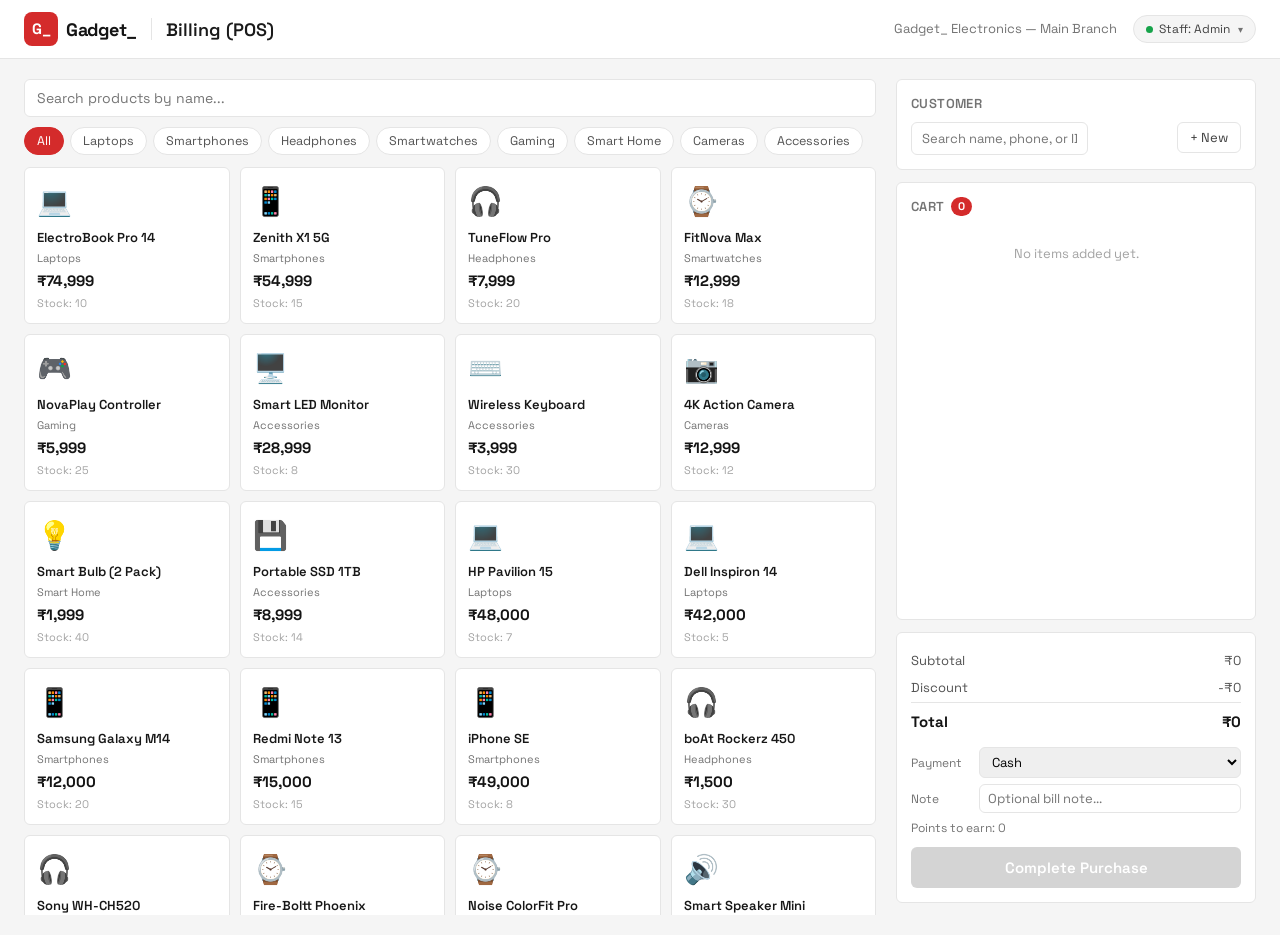
<file: index.html>
<!DOCTYPE html>
<html lang="en">
<head>
  <meta charset="UTF-8">
  <meta name="viewport" content="width=device-width, initial-scale=1.0">
  <title>Gadget_ — Electronics Store & Loyalty Management</title>
  <link rel="preconnect" href="https://fonts.googleapis.com">
  <link href="https://fonts.googleapis.com/css2?family=Space+Grotesk:wght@400;500;600;700&family=Instrument+Serif:ital@1&display=swap" rel="stylesheet">
  <link rel="stylesheet" href="style.css">
</head>
<body>

  <!-- ============================================================ -->
  <!-- ================ BILLING POS VIEW ========================== -->
  <!-- ============================================================ -->
  <div id="pos-view">

    <!-- MAIN AREA -->
    <main class="pos-main">

      <!-- TOP HEADER BAR -->
      <header class="pos-header">
        <div class="pos-header-left">
          <div class="pos-header-brand">
            <span class="logo-mark">G_</span>
            <span class="header-brand-name">Gadget_</span>
          </div>
          <span class="header-divider"></span>
          <h1 class="pos-page-title" id="pos-page-title">Billing (POS)</h1>
        </div>
        <div class="pos-header-right">
          <div class="pos-store-info">Gadget_ Electronics — Main Branch</div>
          <div class="staff-badge-container">
            <button class="pos-staff-badge" id="staff-admin-btn" onclick="toggleStaffDropdown(event)">
              <span class="staff-dot"></span> Staff: Admin <span class="dropdown-caret">▾</span>
            </button>
            <div id="staff-dropdown" class="staff-dropdown-menu hidden">
              <a href="admin.html" class="staff-dropdown-item">
                <svg width="15" height="15" viewBox="0 0 24 24" fill="none" stroke="currentColor" stroke-width="2"><circle cx="12" cy="12" r="3"/><path d="M19.4 15a1.65 1.65 0 0 0 .33 1.82l.06.06a2 2 0 0 1-2.83 2.83l-.06-.06a1.65 1.65 0 0 0-1.82-.33 1.65 1.65 0 0 0-1 1.51V21a2 2 0 0 1-4 0v-.09A1.65 1.65 0 0 0 9 19.4a1.65 1.65 0 0 0-1.82.33l-.06.06a2 2 0 0 1-2.83-2.83l.06-.06A1.65 1.65 0 0 0 4.68 15a1.65 1.65 0 0 0-1.51-1H3a2 2 0 0 1 0-4h.09A1.65 1.65 0 0 0 4.6 9a1.65 1.65 0 0 0-.33-1.82l-.06-.06a2 2 0 0 1 2.83-2.83l.06.06A1.65 1.65 0 0 0 9 4.68a1.65 1.65 0 0 0 1-1.51V3a2 2 0 0 1 4 0v.09a1.65 1.65 0 0 0 1 1.51 1.65 1.65 0 0 0 1.82-.33l.06-.06a2 2 0 0 1 2.83 2.83l-.06.06A1.65 1.65 0 0 0 19.4 9a1.65 1.65 0 0 0 1.51 1H21a2 2 0 0 1 0 4h-.09a1.65 1.65 0 0 0-1.51 1z"/></svg>
                Open Admin Panel
              </a>
              <button type="button" class="staff-dropdown-item text-danger" onclick="handleStaffLogout()">
                <svg width="15" height="15" viewBox="0 0 24 24" fill="none" stroke="currentColor" stroke-width="2"><path d="M9 21H5a2 2 0 0 1-2-2V5a2 2 0 0 1 2-2h4"/><polyline points="16 17 21 12 16 7"/><line x1="21" y1="12" x2="9" y2="12"/></svg>
                Logout
              </button>
            </div>
          </div>
        </div>
      </header>

      <!-- ===== BILLING (POS) SECTION ===== -->
      <div id="section-billing" class="pos-section">
        <div class="billing-layout">

          <!-- PRODUCT AREA (left) -->
          <div class="billing-products">
            <div class="billing-search-bar">
              <input type="text" id="pos-search" placeholder="Search products by name..." onkeyup="renderPosProducts()">
            </div>
            <div class="billing-categories">
              <button class="cat-pill active" onclick="setPosCategory('All', this)">All</button>
              <button class="cat-pill" onclick="setPosCategory('Laptops', this)">Laptops</button>
              <button class="cat-pill" onclick="setPosCategory('Smartphones', this)">Smartphones</button>
              <button class="cat-pill" onclick="setPosCategory('Headphones', this)">Headphones</button>
              <button class="cat-pill" onclick="setPosCategory('Smartwatches', this)">Smartwatches</button>
              <button class="cat-pill" onclick="setPosCategory('Gaming', this)">Gaming</button>
              <button class="cat-pill" onclick="setPosCategory('Smart Home', this)">Smart Home</button>
              <button class="cat-pill" onclick="setPosCategory('Cameras', this)">Cameras</button>
              <button class="cat-pill" onclick="setPosCategory('Accessories', this)">Accessories</button>
            </div>
            <div id="pos-product-grid" class="pos-product-grid">
              <!-- JS fills this -->
            </div>
          </div>

          <!-- CART + CHECKOUT (right) -->
          <div class="billing-sidebar-right">

            <!-- Customer Lookup -->
            <div class="billing-panel">
              <div class="panel-title">Customer</div>
              <div class="customer-lookup">
                <div id="cust-lookup-search">
                  <input type="text" id="cust-search-input" placeholder="Search name, phone, or ID..." onkeyup="searchCustomerLookup()">
                  <div id="cust-search-results" class="cust-search-results hidden"></div>
                </div>
                <button class="btn-sm btn-outline" onclick="openNewCustomerModal()">+ New</button>
              </div>
              <div id="selected-customer-info" class="selected-customer hidden">
                <div class="sel-cust-row">
                  <span id="sel-cust-name" class="sel-cust-name"></span>
                  <button class="btn-link-sm" onclick="clearSelectedCustomer()">Change</button>
                </div>
                <div class="sel-cust-meta">
                  <span id="sel-cust-tier" class="tier-tag"></span>
                  <span id="sel-cust-points" class="pts-tag"></span>
                  <span id="sel-cust-phone" class="phone-tag"></span>
                </div>
              </div>
            </div>

            <!-- Cart Items -->
            <div class="billing-panel cart-panel">
              <div class="panel-title">Cart <span id="pos-cart-count" class="cart-count-badge">0</span></div>
              <div id="pos-cart-items" class="pos-cart-items">
                <p class="empty-msg">No items added yet.</p>
              </div>
            </div>

            <!-- Totals + Checkout -->
            <div class="billing-panel checkout-panel">
              <table class="totals-table">
                <tr><td>Subtotal</td><td id="pos-subtotal" class="right">₹0</td></tr>
                <tr><td>Discount</td><td id="pos-discount" class="right">-₹0</td></tr>
                <tr class="total-line"><td><strong>Total</strong></td><td id="pos-total" class="right"><strong>₹0</strong></td></tr>
              </table>
              <div class="checkout-fields">
                <div class="field-row">
                  <label>Payment</label>
                  <select id="pos-payment">
                    <option value="Cash">Cash</option>
                    <option value="UPI">UPI</option>
                    <option value="Card">Card</option>
                  </select>
                </div>
                <div class="field-row">
                  <label>Note</label>
                  <input type="text" id="pos-note" placeholder="Optional bill note...">
                </div>
                <div id="pos-points-preview" class="points-preview">Points to earn: 0</div>
              </div>
              <button class="btn-primary btn-checkout" id="btn-complete-purchase" onclick="completePurchase()" disabled>Complete Purchase</button>
            </div>

          </div>
        </div>
      </div>

      <!-- ===== CUSTOMERS SECTION ===== -->
      <div id="section-pos-customers" class="pos-section hidden">
        <div class="section-toolbar">
          <input type="text" id="pos-cust-filter" placeholder="Search customers..." onkeyup="renderPosCustomerList()">
          <button class="btn-primary btn-sm" onclick="openNewCustomerModal()">+ Add Customer</button>
        </div>
        <table class="data-table" id="pos-customer-table">
          <thead><tr><th>ID</th><th>Name</th><th>Phone</th><th>Email</th><th>Tier</th><th>Points</th><th>Total Spent</th><th></th></tr></thead>
          <tbody id="pos-customer-tbody"></tbody>
        </table>
        <!-- Customer Detail -->
        <div id="pos-cust-detail" class="detail-card hidden">
          <div class="detail-header">
            <h2 id="pos-cust-detail-name"></h2>
            <button class="btn-sm btn-outline" onclick="closePosCustomerDetail()">Close</button>
          </div>
          <div id="pos-cust-detail-body"></div>
        </div>
      </div>

      <!-- ===== PRODUCTS SECTION ===== -->
      <div id="section-pos-products" class="pos-section hidden">
        <div class="section-toolbar">
          <h2>Product Inventory</h2>
        </div>
        <form id="pos-add-product-form" class="inline-form" onsubmit="addProduct(event)">
          <input type="text" id="prod-name" placeholder="Product name" required>
          <select id="prod-category" required>
            <option value="Laptops">Laptops</option><option value="Smartphones">Smartphones</option>
            <option value="Headphones">Headphones</option><option value="Smartwatches">Smartwatches</option>
            <option value="Gaming">Gaming</option><option value="Smart Home">Smart Home</option>
            <option value="Cameras">Cameras</option><option value="Accessories">Accessories</option>
          </select>
          <input type="number" id="prod-price" placeholder="Price ₹" required min="1">
          <input type="number" id="prod-stock" placeholder="Stock" required min="0">
          <button type="submit" class="btn-primary btn-sm">Add Product</button>
        </form>
        <table class="data-table">
          <thead><tr><th>ID</th><th>Name</th><th>Category</th><th>Price</th><th>Stock</th><th></th></tr></thead>
          <tbody id="pos-product-tbody"></tbody>
        </table>
      </div>

      <!-- ===== TRANSACTIONS SECTION ===== -->
      <div id="section-pos-transactions" class="pos-section hidden">
        <div class="section-toolbar">
          <h2>Transaction History</h2>
          <input type="text" id="pos-txn-filter" placeholder="Search by customer or ID..." onkeyup="renderPosTransactions()">
        </div>
        <table class="data-table">
          <thead><tr><th>ID</th><th>Date</th><th>Customer</th><th>Items</th><th>Total</th><th>Points</th><th>Payment</th></tr></thead>
          <tbody id="pos-txn-tbody"></tbody>
        </table>
      </div>

      <!-- ===== REWARDS SECTION ===== -->
      <div id="section-pos-rewards" class="pos-section hidden">
        <div class="section-toolbar">
          <h2>Rewards & Tiers</h2>
        </div>
        <div class="rewards-layout">
          <div>
            <h3>Membership Tiers</h3>
            <table class="data-table">
              <thead><tr><th>Tier</th><th>Min Lifetime Points</th><th>Description</th></tr></thead>
              <tbody>
                <tr><td>Bronze</td><td>0</td><td>Base tier — standard earning rate</td></tr>
                <tr><td>Silver</td><td>200</td><td>All Bronze benefits</td></tr>
                <tr><td>Gold</td><td>500</td><td>All Silver benefits</td></tr>
              </tbody>
            </table>
          </div>
          <div>
            <h3>Reward Catalogue</h3>
            <table class="data-table">
              <thead><tr><th>Reward</th><th>Points Cost</th><th>Discount Value</th></tr></thead>
              <tbody>
                <tr><td>₹50 Discount</td><td>100</td><td>₹50</td></tr>
                <tr><td>₹150 Discount</td><td>250</td><td>₹150</td></tr>
                <tr><td>₹350 Discount</td><td>500</td><td>₹350</td></tr>
              </tbody>
            </table>
          </div>
          <div>
            <h3>Earning Rule</h3>
            <div class="rule-card">
              <p id="earning-rule-display">Loading...</p>
            </div>
          </div>
          <div>
            <h3>Redemption Log</h3>
            <div id="pos-redemption-log"><p class="empty-msg">No redemptions yet.</p></div>
          </div>
        </div>
      </div>

    </main>
  </div>

  <!-- ===== NEW CUSTOMER MODAL ===== -->
  <div id="new-customer-modal" class="modal-overlay hidden">
    <div class="modal-box">
      <div class="modal-header">
        <h2>Register New Customer</h2>
        <button class="modal-close" onclick="closeNewCustomerModal()">&times;</button>
      </div>
      <form onsubmit="registerNewCustomer(event)">
        <div class="modal-field"><label>Customer Name</label><input type="text" id="new-cust-name" required></div>
        <div class="modal-field"><label>Phone Number</label><input type="tel" id="new-cust-phone" required></div>
        <div class="modal-actions">
          <button type="button" class="btn-sm btn-outline" onclick="closeNewCustomerModal()">Cancel</button>
          <button type="submit" class="btn-primary btn-sm">Register</button>
        </div>
      </form>
    </div>
  </div>

  <!-- ===== PURCHASE CONFIRMATION MODAL ===== -->
  <div id="confirm-modal" class="modal-overlay hidden">
    <div class="modal-box">
      <div class="modal-header"><h2>Purchase Complete</h2></div>
      <div id="confirm-modal-body"></div>
      <div class="modal-actions"><button class="btn-primary btn-sm" onclick="closeConfirmModal()">Done</button></div>
    </div>
  </div>

  <script src="script.js"></script>
</body>
</html>
</file>
<file: style.css>
/* =============================================================
   Gadget_ — style.css
   Red-and-white palette, Space Grotesk, desktop-first POS layout.
   No frameworks. No glassmorphism. No emoji headings.
   ============================================================= */

/* ===== RESET & BASE ===== */
*,*::before,*::after{margin:0;padding:0;box-sizing:border-box}
html{font-size:15px}
body{font-family:'Space Grotesk',sans-serif;background:#f5f5f5;color:#1a1a1a;line-height:1.5}
.hidden{display:none!important}
.right{text-align:right}
.accent-serif{font-family:'Instrument Serif',serif;font-style:italic}

/* ===== COLOUR TOKENS ===== */
:root{
  --red:#d42b2b;
  --red-hover:#880505;
  --red-light:#fef2f2;
  --dark:#141414;
  --dark-sidebar:#1c1c1e;
  --gray-50:#fafafa;
  --gray-100:#f5f5f5;
  --gray-200:#e5e5e5;
  --gray-300:#d4d4d4;
  --gray-400:#a3a3a3;
  --gray-500:#737373;
  --gray-600:#525252;
  --gray-700:#404040;
  --gray-800:#262626;
  --gray-900:#171717;
  --white:#ffffff;
  --border:#e5e5e5;
  --radius:6px;
}

/* ===== SCROLLBAR ===== */
::-webkit-scrollbar{width:6px;height:6px}
::-webkit-scrollbar-track{background:transparent}
::-webkit-scrollbar-thumb{background:var(--gray-300);border-radius:3px}

/* =============================================================
   LEFT SIDEBAR (POS)
   ============================================================= */
.admin-sidebar-dark{
  position:fixed;top:0;left:0;bottom:0;width:210px;
  background:var(--dark-sidebar);color:var(--gray-300);
  display:flex;flex-direction:column;z-index:300;
}
.sidebar-logo{
  padding:18px 16px 14px;display:flex;align-items:center;gap:8px;
  border-bottom:1px solid rgba(255,255,255,.08);
}
.logo-mark{
  width:34px;height:34px;background:var(--red);color:#fff;
  font-weight:700;font-size:15px;display:flex;align-items:center;
  justify-content:center;border-radius:8px;flex-shrink:0;
}
.admin-mark{background:var(--gray-700)}
.logo-word{font-weight:700;font-size:17px;color:#fff;letter-spacing:-.3px}
.sidebar-nav{flex:1;padding:8px 6px;display:flex;flex-direction:column;gap:2px;overflow-y:auto}
.sidebar-btn{
  display:flex;align-items:center;gap:9px;padding:9px 12px;
  border:none;background:none;color:var(--gray-400);
  font-size:13.5px;font-family:inherit;text-align:left;
  border-radius:var(--radius);cursor:pointer;transition:background .12s,color .12s;
}
.sidebar-btn svg{flex-shrink:0}
.sidebar-btn:hover{background:rgba(255,255,255,.06);color:#fff}
.sidebar-btn.active{background:var(--red);color:#fff}
.sidebar-bottom{padding:8px 6px 14px;border-top:1px solid rgba(255,255,255,.08)}
.sidebar-admin-btn{color:var(--gray-500)}
.sidebar-admin-btn:hover{color:#fff}

/* =============================================================
   POS MAIN AREA
   ============================================================= */
#pos-view{display:flex;min-height:100vh;width:100%}
.pos-main{margin-left:0;width:100%;flex:1;display:flex;flex-direction:column;min-height:100vh}
.admin-main{margin-left:210px;flex:1;display:flex;flex-direction:column;min-height:100vh}

.pos-header,.admin-top-header{
  display:flex;align-items:center;justify-content:space-between;
  padding:12px 24px;background:var(--white);border-bottom:1px solid var(--border);
  position:sticky;top:0;z-index:100;
}
.pos-header-left{display:flex;align-items:center;gap:14px}
.pos-header-brand{display:flex;align-items:center;gap:8px}
.header-brand-name{font-weight:700;font-size:18px;color:var(--dark);letter-spacing:-.3px}
.header-divider{width:1px;height:22px;background:var(--border)}
.pos-page-title{font-size:18px;font-weight:600}
.pos-header-right{display:flex;align-items:center;gap:16px}
.pos-store-info{font-size:13px;color:var(--gray-500)}
.pos-staff-badge{
  font-size:12px;background:var(--gray-100);border:1px solid var(--border);
  padding:5px 12px;border-radius:14px;color:var(--gray-700);
  cursor:pointer;display:inline-flex;align-items:center;gap:6px;font-family:inherit;
  transition:all .12s;
}
.pos-staff-badge:hover{background:var(--gray-200);border-color:var(--gray-300)}
.staff-badge-container{position:relative}
.staff-dot{width:7px;height:7px;background:#16a34a;border-radius:50%;display:inline-block}
.dropdown-caret{font-size:10px;color:var(--gray-500);margin-left:2px}

.staff-dropdown-menu{
  position:absolute;top:calc(100% + 6px);right:0;width:190px;
  background:var(--white);border:1px solid var(--border);border-radius:var(--radius);
  box-shadow:0 6px 20px rgba(0,0,0,.1);z-index:200;overflow:hidden;padding:4px 0;
}
.staff-dropdown-item{
  display:flex;align-items:center;gap:9px;width:100%;padding:9px 14px;
  font-size:13px;font-family:inherit;color:var(--gray-700);text-decoration:none;
  background:none;border:none;cursor:pointer;text-align:left;transition:background .12s;
}
.staff-dropdown-item:hover{background:var(--gray-100);color:var(--dark)}
.staff-dropdown-item.text-danger{color:var(--red)}
.staff-dropdown-item.text-danger:hover{background:var(--red-light);color:var(--red)}

/* ===== POS SECTION CONTAINER ===== */
.pos-section{padding:20px 24px;flex:1}

/* =============================================================
   BILLING LAYOUT (3-column: products | cart + checkout)
   ============================================================= */
.billing-layout{
  display:flex;gap:20px;height:calc(100vh - 64px);
  /* prevent double scroll */
}
.billing-products{
  flex:1;display:flex;flex-direction:column;min-width:0;overflow:hidden;
}
.billing-sidebar-right{
  width:360px;flex-shrink:0;display:flex;flex-direction:column;gap:12px;
  overflow-y:auto;padding-bottom:12px;
}

/* --- Search & Categories --- */
.billing-search-bar{margin-bottom:10px}
.billing-search-bar input{
  width:100%;padding:9px 12px;border:1px solid var(--border);
  border-radius:var(--radius);font-size:14px;font-family:inherit;
  background:var(--white);
}
.billing-search-bar input:focus{outline:none;border-color:var(--red)}
.billing-categories{
  display:flex;gap:6px;flex-wrap:wrap;margin-bottom:12px;
}
.cat-pill{
  padding:5px 12px;border:1px solid var(--border);border-radius:16px;
  background:var(--white);font-size:12.5px;font-family:inherit;
  cursor:pointer;color:var(--gray-600);transition:all .12s;
}
.cat-pill:hover{border-color:var(--red);color:var(--red)}
.cat-pill.active{background:var(--red);color:#fff;border-color:var(--red)}

/* --- Product Grid (POS) --- */
.pos-product-grid{
  display:grid;grid-template-columns:repeat(auto-fill,minmax(170px,1fr));
  gap:10px;overflow-y:auto;padding-bottom:12px;flex:1;
}
.pos-prod-card{
  background:var(--white);border:1px solid var(--border);border-radius:var(--radius);
  padding:12px;cursor:pointer;transition:box-shadow .12s;
}
.pos-prod-card:hover{box-shadow:0 2px 8px rgba(0,0,0,.06)}
.pos-prod-card.out-of-stock{opacity:.5;pointer-events:none}
.pos-prod-media{height:90px;display:flex;align-items:center;justify-content:center;margin-bottom:6px;overflow:hidden;border-radius:4px;background:var(--gray-100)}
.pos-prod-img{max-height:100%;max-width:100%;object-fit:contain}
.pos-prod-emoji{font-size:28px;margin-bottom:6px}
.pos-prod-emoji.fallback{display:flex;align-items:center;justify-content:center;height:100%;margin-bottom:0}
.admin-prod-thumb{width:30px;height:30px;object-fit:cover;border-radius:4px;border:1px solid var(--border);vertical-align:middle;margin-right:8px}
.admin-prod-fallback-emoji{margin-right:6px;font-size:16px;vertical-align:middle}
.image-preview-wrapper{margin-top:8px;display:flex;align-items:center;gap:12px}
.image-preview-thumb{width:60px;height:60px;object-fit:cover;border-radius:6px;border:1px solid var(--border);background:var(--gray-100)}
.pos-prod-name{font-size:13px;font-weight:600;color:var(--gray-900);margin-bottom:2px;
  white-space:nowrap;overflow:hidden;text-overflow:ellipsis}
.pos-prod-cat{font-size:11px;color:var(--gray-500);margin-bottom:4px}
.pos-prod-price{font-size:15px;font-weight:700;color:var(--dark)}
.pos-prod-stock{font-size:11px;color:var(--gray-400);margin-top:2px}
.pos-prod-stock.low{color:var(--red)}

/* =============================================================
   BILLING RIGHT PANELS
   ============================================================= */
.billing-panel{
  background:var(--white);border:1px solid var(--border);border-radius:var(--radius);padding:14px;
}
.panel-title{font-size:13px;font-weight:600;color:var(--gray-500);text-transform:uppercase;letter-spacing:.4px;margin-bottom:8px;display:flex;align-items:center;gap:6px}

/* Customer Lookup */
.customer-lookup{display:flex;gap:6px;align-items:flex-start}
.customer-lookup input{
  flex:1;padding:7px 10px;border:1px solid var(--border);border-radius:var(--radius);
  font-size:13px;font-family:inherit;
}
.customer-lookup input:focus{outline:none;border-color:var(--red)}
.cust-search-results{
  position:absolute;top:100%;left:0;right:0;z-index:10;
  background:var(--white);border:1px solid var(--border);border-radius:var(--radius);
  max-height:180px;overflow-y:auto;box-shadow:0 4px 12px rgba(0,0,0,.08);
}
#cust-lookup-search{position:relative;flex:1}
.cust-result-item{
  padding:8px 10px;cursor:pointer;font-size:13px;border-bottom:1px solid var(--gray-100);
}
.cust-result-item:hover{background:var(--red-light)}
.cust-result-item:last-child{border-bottom:none}
.selected-customer{margin-top:8px}
.sel-cust-row{display:flex;justify-content:space-between;align-items:center}
.sel-cust-name{font-weight:600;font-size:14px}
.sel-cust-meta{display:flex;gap:8px;margin-top:4px;flex-wrap:wrap}
.tier-tag,.pts-tag,.phone-tag{
  font-size:11px;padding:2px 8px;border-radius:10px;
}
.tier-tag{background:#fef3c7;color:#92400e}
.pts-tag{background:var(--red-light);color:var(--red)}
.phone-tag{background:var(--gray-100);color:var(--gray-600)}

/* Cart */
.cart-panel{flex:1;overflow-y:auto;display:flex;flex-direction:column;min-height:120px}
.cart-count-badge{
  background:var(--red);color:#fff;font-size:11px;padding:1px 7px;border-radius:10px;
  font-weight:700;
}
.pos-cart-items{flex:1;overflow-y:auto}
.empty-msg{color:var(--gray-400);font-size:13px;text-align:center;padding:20px 0}
.cart-row{
  display:flex;align-items:center;gap:8px;padding:6px 0;
  border-bottom:1px solid var(--gray-100);font-size:13px;
}
.cart-row:last-child{border-bottom:none}
.cart-row-name{flex:1;font-weight:500}
.cart-row-price{color:var(--gray-600);width:70px;text-align:right}
.cart-qty-controls{display:flex;align-items:center;gap:4px}
.cart-qty-controls button{
  width:22px;height:22px;border:1px solid var(--border);background:var(--white);
  border-radius:4px;cursor:pointer;font-size:13px;font-family:inherit;
  display:flex;align-items:center;justify-content:center;
}
.cart-qty-controls button:hover{background:var(--gray-100)}
.cart-qty-controls span{min-width:18px;text-align:center;font-weight:600;font-size:13px}
.cart-remove{color:var(--red);border-color:var(--red)!important}
.cart-remove:hover{background:var(--red-light)!important}

/* Checkout Panel */
.checkout-panel{flex-shrink:0}
.totals-table{width:100%;border-collapse:collapse;margin-bottom:10px}
.totals-table td{padding:4px 0;font-size:13px;color:var(--gray-600)}
.totals-table .total-line td{
  border-top:1px solid var(--gray-200);padding-top:8px;
  font-size:15px;color:var(--dark);
}
.checkout-fields{margin-bottom:10px}
.field-row{display:flex;align-items:center;gap:8px;margin-bottom:6px}
.field-row label{font-size:12px;color:var(--gray-500);width:60px;flex-shrink:0}
.field-row select,.field-row input{
  flex:1;padding:5px 8px;border:1px solid var(--border);border-radius:var(--radius);
  font-size:13px;font-family:inherit;
}
.field-row select:focus,.field-row input:focus{outline:none;border-color:var(--red)}
.points-preview{font-size:12px;color:var(--gray-500);margin-top:4px}

/* =============================================================
   BUTTONS
   ============================================================= */
.btn-primary{
  padding:9px 18px;background:var(--red);color:#fff;border:none;
  border-radius:var(--radius);font-size:14px;font-weight:600;
  font-family:inherit;cursor:pointer;transition:background .12s;
}
.btn-primary:hover{background:var(--red-hover)}
.btn-primary:disabled{background:var(--gray-300);cursor:not-allowed}
.btn-sm{padding:6px 12px;font-size:13px}
.btn-outline{
  background:var(--white);color:var(--gray-700);border:1px solid var(--border);
  border-radius:var(--radius);font-family:inherit;cursor:pointer;font-size:13px;
  transition:border-color .12s;
}
.btn-outline:hover{border-color:var(--gray-400)}
.btn-link-sm{background:none;border:none;color:var(--red);cursor:pointer;font-size:12px;font-family:inherit}
.btn-link-sm:hover{text-decoration:underline}
.btn-checkout{width:100%;padding:11px;font-size:15px}
.btn-danger{
  padding:4px 10px;background:none;color:var(--red);border:1px solid var(--red);
  border-radius:var(--radius);cursor:pointer;font-size:12px;font-family:inherit;
}
.btn-danger:hover{background:var(--red-light)}

/* =============================================================
   DATA TABLES
   ============================================================= */
.data-table{
  width:100%;border-collapse:collapse;background:var(--white);
  border:1px solid var(--border);border-radius:var(--radius);
  overflow:hidden;margin-bottom:16px;
}
.data-table th,.data-table td{
  padding:9px 12px;text-align:left;font-size:13px;
  border-bottom:1px solid var(--gray-100);
}
.data-table th{
  background:var(--gray-50);font-weight:600;color:var(--gray-600);
  font-size:12px;text-transform:uppercase;letter-spacing:.3px;
}
.data-table tr:last-child td{border-bottom:none}
.data-table tr:hover td{background:var(--gray-50)}

/* =============================================================
   SECTION TOOLBAR
   ============================================================= */
.section-toolbar{
  display:flex;align-items:center;justify-content:space-between;gap:12px;
  margin-bottom:14px;flex-wrap:wrap;
}
.section-toolbar input{
  padding:8px 12px;border:1px solid var(--border);border-radius:var(--radius);
  font-size:13px;font-family:inherit;width:280px;
}
.section-toolbar input:focus{outline:none;border-color:var(--red)}
.section-toolbar h2{font-size:18px;font-weight:600}

.inline-form{
  display:flex;gap:8px;flex-wrap:wrap;align-items:flex-end;
  margin-bottom:16px;padding:12px;background:var(--white);
  border:1px solid var(--border);border-radius:var(--radius);
}
.inline-form input,.inline-form select{
  padding:7px 10px;border:1px solid var(--border);border-radius:var(--radius);
  font-size:13px;font-family:inherit;
}
.inline-form input:focus,.inline-form select:focus{outline:none;border-color:var(--red)}
.inline-form label{font-size:13px;color:var(--gray-600);padding:7px 0}

/* =============================================================
   STATS GRID (Admin Dashboard)
   ============================================================= */
.stats-grid{
  display:grid;grid-template-columns:repeat(auto-fill,minmax(160px,1fr));
  gap:12px;margin-bottom:24px;
}
.stat-card{
  background:var(--white);border:1px solid var(--border);
  border-radius:var(--radius);padding:16px;
}
.stat-val{font-size:22px;font-weight:700;color:var(--dark)}
.stat-lbl{font-size:12px;color:var(--gray-500);margin-top:2px}

/* =============================================================
   DETAIL CARD (Customer detail)
   ============================================================= */
.detail-card{
  background:var(--white);border:1px solid var(--border);
  border-radius:var(--radius);padding:18px;margin-top:14px;
}
.detail-header{display:flex;justify-content:space-between;align-items:center;margin-bottom:12px}
.detail-header h2{font-size:17px;font-weight:600}
.detail-card p{margin:4px 0;font-size:14px;color:var(--gray-700)}

/* =============================================================
   REWARDS LAYOUT
   ============================================================= */
.rewards-layout{display:grid;grid-template-columns:1fr 1fr;gap:16px}
.rewards-layout h3{font-size:15px;font-weight:600;margin-bottom:8px}
.rule-card{
  background:var(--white);border:1px solid var(--border);
  border-radius:var(--radius);padding:14px;font-size:14px;
}

/* =============================================================
   MODALS
   ============================================================= */
.modal-overlay{
  position:fixed;top:0;left:0;right:0;bottom:0;z-index:1000;
  background:rgba(0,0,0,.4);display:flex;align-items:center;justify-content:center;
}
.modal-box{
  background:var(--white);border-radius:8px;width:420px;max-width:95vw;
  padding:24px;box-shadow:0 8px 30px rgba(0,0,0,.15);
}
.modal-header{display:flex;justify-content:space-between;align-items:center;margin-bottom:16px}
.modal-header h2{font-size:17px;font-weight:600}
.modal-close{background:none;border:none;font-size:22px;cursor:pointer;color:var(--gray-500)}
.modal-close:hover{color:var(--dark)}
.modal-field{margin-bottom:12px}
.modal-field label{display:block;font-size:13px;font-weight:600;color:var(--gray-600);margin-bottom:3px}
.modal-field input{
  width:100%;padding:8px 10px;border:1px solid var(--border);border-radius:var(--radius);
  font-size:14px;font-family:inherit;
}
.modal-field input:focus{outline:none;border-color:var(--red)}
.modal-actions{display:flex;justify-content:flex-end;gap:8px;margin-top:16px}

/* =============================================================
   RESPONSIVE (desktop-first; basic mobile fallback)
   ============================================================= */
@media(max-width:1100px){
  .billing-sidebar-right{width:300px}
}
@media(max-width:900px){
  .admin-sidebar-dark{width:56px;overflow:hidden}
  .logo-word,.sidebar-btn span:not(svg){display:none}
  .sidebar-btn{justify-content:center;padding:10px}
  .sidebar-logo{justify-content:center;padding:14px 6px}
  .admin-main{margin-left:56px}
  .pos-main{margin-left:0}
  .billing-layout{flex-direction:column;height:auto}
  .billing-sidebar-right{width:100%}
  .rewards-layout{grid-template-columns:1fr}
}
@media(max-width:600px){
  .admin-sidebar-dark{display:none}
  .admin-main,.pos-main{margin-left:0}
  .stats-grid{grid-template-columns:1fr 1fr}
  .billing-sidebar-right{width:100%}
}
</file>
